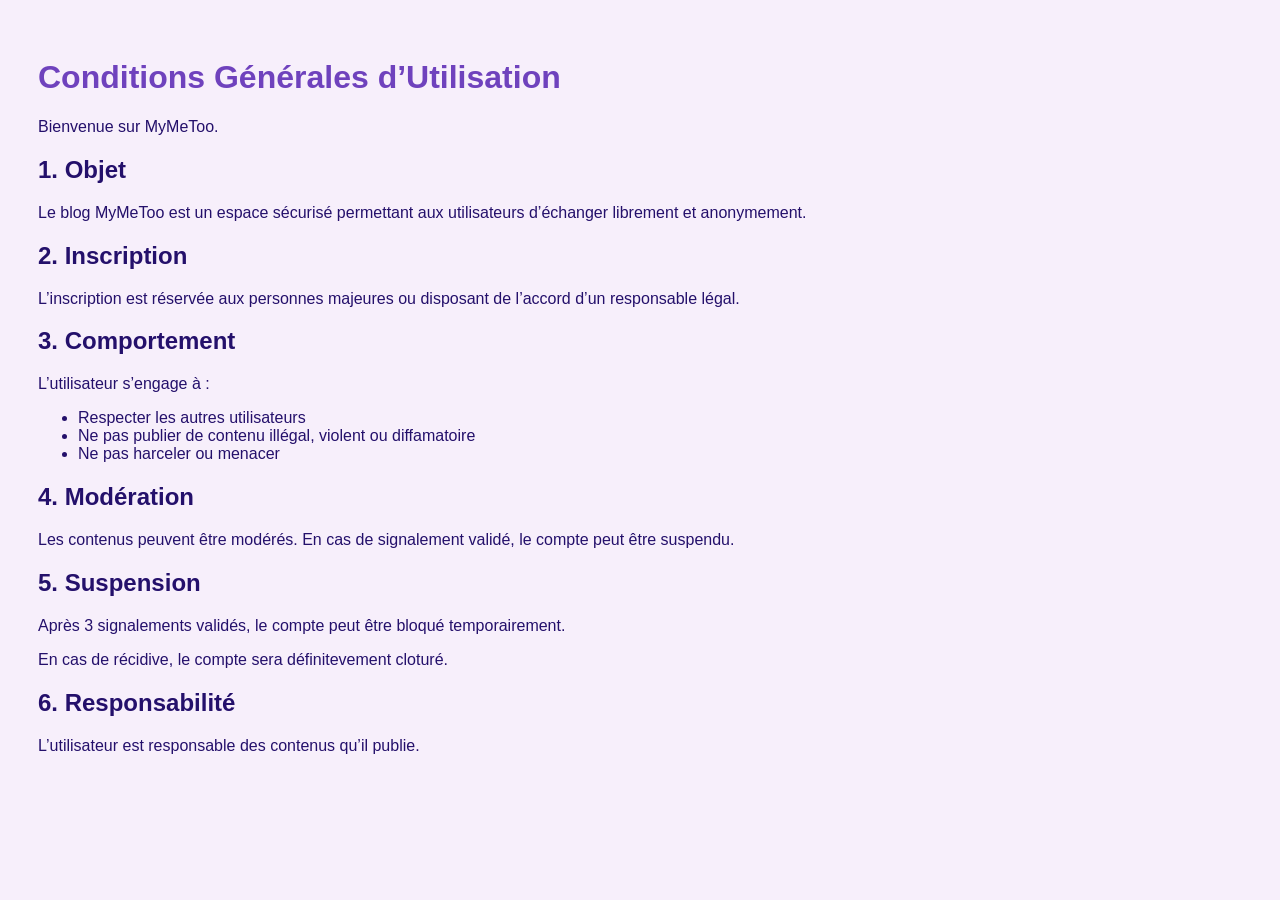
<file: cgu.html>
<!DOCTYPE html>
<html lang="fr">
<head>
<meta charset="UTF-8">
<title>CGU - MyMeToo</title>
<style>
body{font-family:Arial;padding:30px;background:#f7effb;color:#24106b}
h1{color:#6f42bd}
</style>
</head>

<body>

<h1>Conditions Générales d’Utilisation</h1>

<p>Bienvenue sur MyMeToo.</p>

<h2>1. Objet</h2>
<p>Le blog MyMeToo est un espace sécurisé permettant aux utilisateurs d’échanger librement et anonymement.</p>

<h2>2. Inscription</h2>
<p>L’inscription est réservée aux personnes majeures ou disposant de l’accord d’un responsable légal.</p>

<h2>3. Comportement</h2>
<p>L’utilisateur s’engage à :</p>
<ul>
<li>Respecter les autres utilisateurs</li>
<li>Ne pas publier de contenu illégal, violent ou diffamatoire</li>
<li>Ne pas harceler ou menacer</li>
</ul>

<h2>4. Modération</h2>
<p>Les contenus peuvent être modérés. En cas de signalement validé, le compte peut être suspendu.</p>

<h2>5. Suspension</h2>
<p>Après 3 signalements validés, le compte peut être bloqué temporairement.</p>
<p>En cas de récidive, le compte sera définitevement cloturé.</p>

<h2>6. Responsabilité</h2>
<p>L’utilisateur est responsable des contenus qu’il publie.</p>

</body>
</html>
</file>
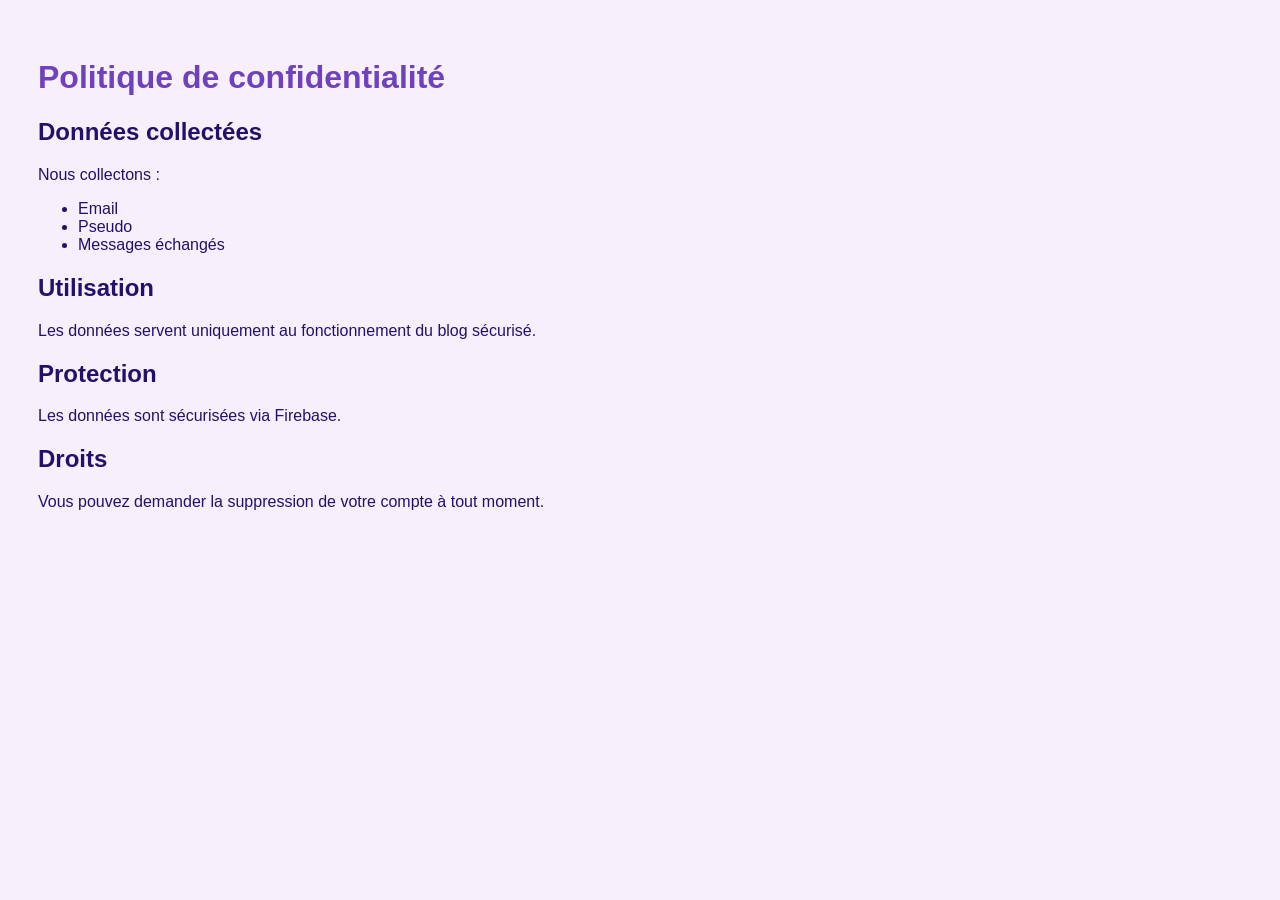
<file: confidentialite.html>
<!DOCTYPE html>
<html lang="fr">
<head>
<meta charset="UTF-8">
<title>Confidentialité - MyMeToo</title>
<style>
body{font-family:Arial;padding:30px;background:#f7effb;color:#24106b}
h1{color:#6f42bd}
</style>
</head>

<body>

<h1>Politique de confidentialité</h1>

<h2>Données collectées</h2>
<p>Nous collectons :</p>
<ul>
<li>Email</li>
<li>Pseudo</li>
<liÂge, genre, département</li>
<li>Messages échangés</li>
</ul>

<h2>Utilisation</h2>
<p>Les données servent uniquement au fonctionnement du blog sécurisé.</p>

<h2>Protection</h2>
<p>Les données sont sécurisées via Firebase.</p>

<h2>Droits</h2>
<p>Vous pouvez demander la suppression de votre compte à tout moment.</p>

</body>
</html>
</file>
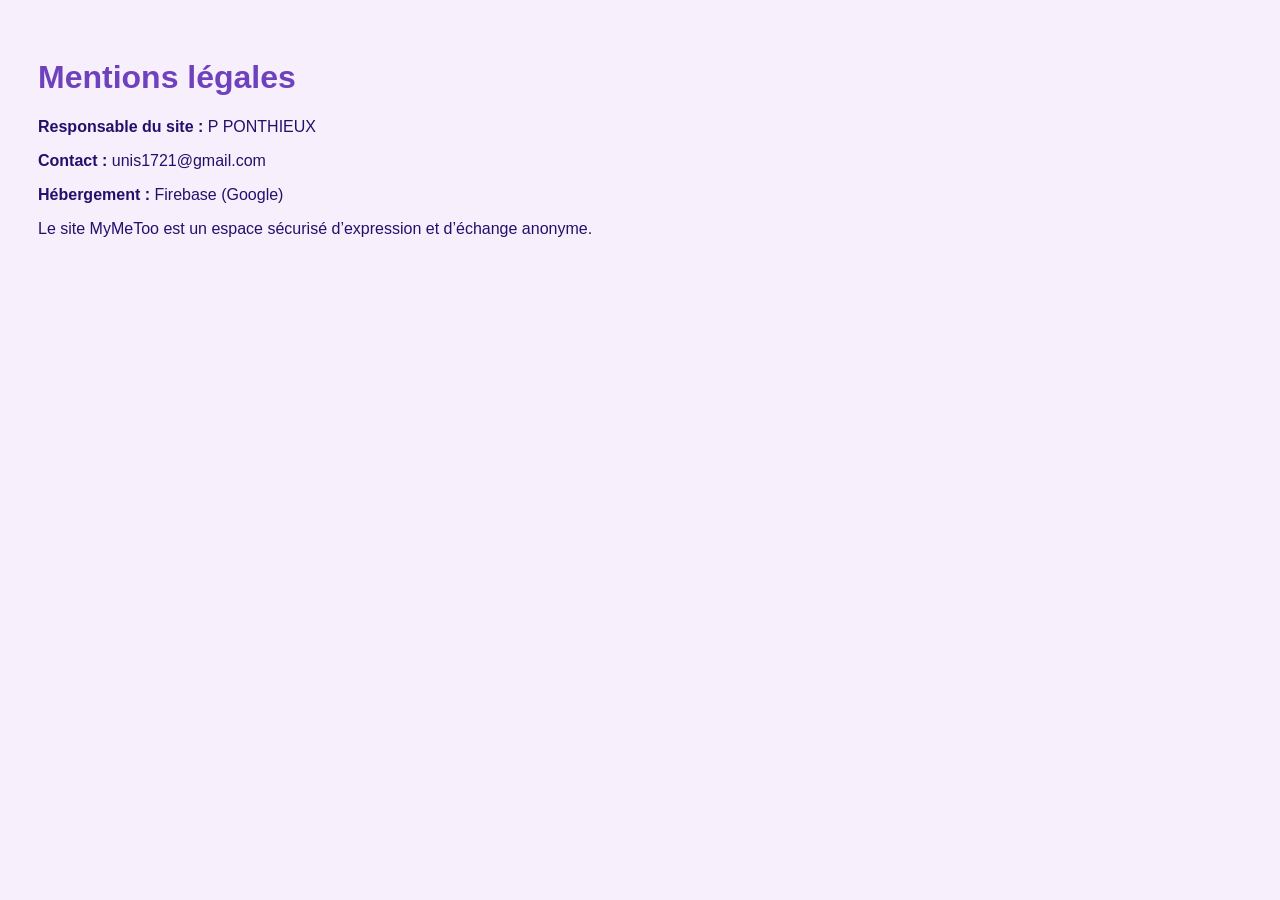
<file: mentions-legales.html>
<!DOCTYPE html>
<html lang="fr">
<head>
<meta charset="UTF-8">
<title>Mentions légales - MyMeToo</title>
<style>
body{font-family:Arial;padding:30px;background:#f7effb;color:#24106b}
h1{color:#6f42bd}
</style>
</head>

<body>

<h1>Mentions légales</h1>

<p><strong>Responsable du site :</strong> P PONTHIEUX</p>

<p><strong>Contact :</strong> unis1721@gmail.com </p>

<p><strong>Hébergement :</strong> Firebase (Google)</p>

<p>
Le site MyMeToo est un espace sécurisé d’expression et d’échange anonyme.
</p>

</body>
</html>
</file>
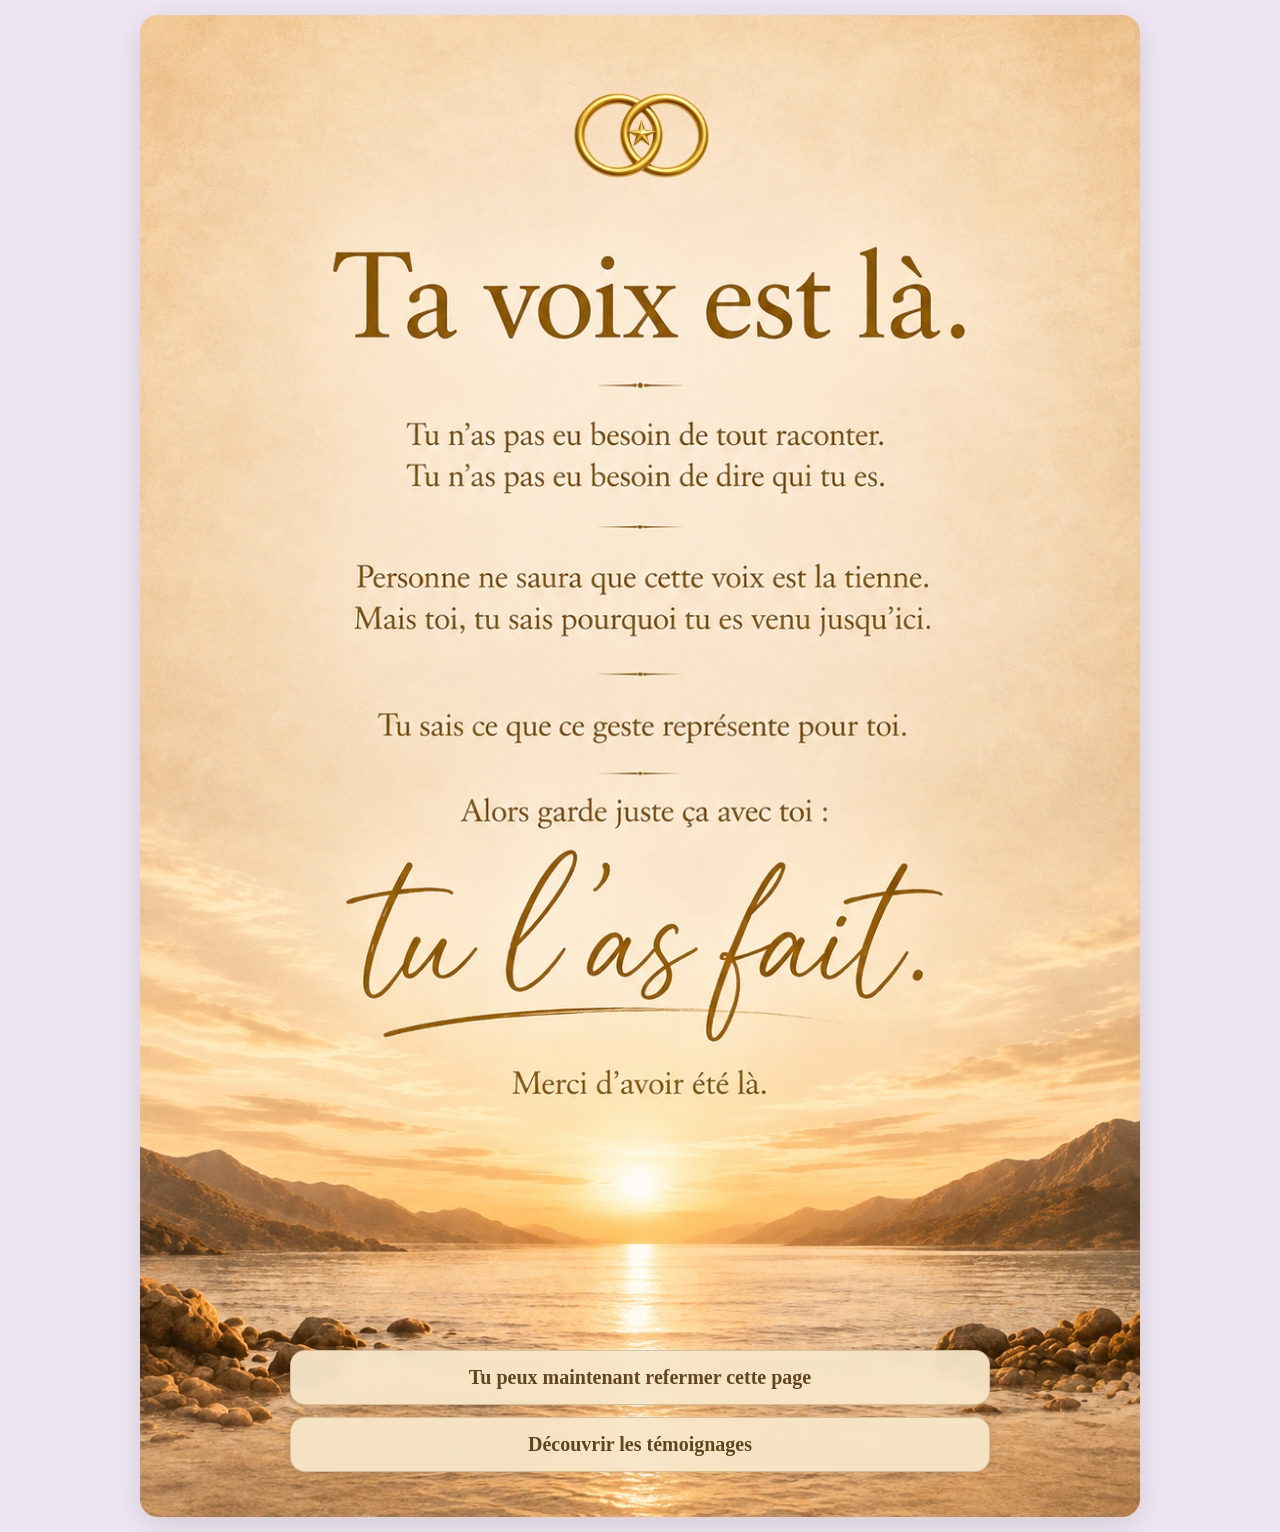
<file: merci.html>
<!DOCTYPE html>
<html lang="fr">

<head>

<meta charset="UTF-8">
<meta name="viewport" content="width=device-width, initial-scale=1.0">

<title>UNIS - Merci</title>

<style>

*{
  box-sizing:border-box;
}

html,
body{
  margin:0;
  padding:0;
}

body{
  min-height:100vh;
  background:#eee6f2;
  font-family:Georgia, serif;
}

/* =========================
   PAGE
========================= */

.page{
  width:100%;
  min-height:100vh;

  display:flex;
  justify-content:center;
  align-items:flex-start;

  padding:15px;
}


/* =========================
   GRAND VISUEL
========================= */

.visual{
  position:relative;

  width:100%;
  max-width:1000px;

  margin:0 auto;

  overflow:hidden;

  border-radius:18px;

  box-shadow:
    0 8px 30px rgba(0,0,0,.12);
}


/* =========================
   IMAGE MERCI
========================= */

.merci-image{
  display:block;

  width:100%;
  height:auto;

  margin:0;
}


/* =========================
   LOGO PAR-DESSUS L'IMAGE
========================= */

.logo-unis{
  position:absolute;

  top:2.2%;
  left:50%;

  transform:translateX(-50%);

  width:190px;
  height:auto;

  z-index:5;
}


/* =========================
   BOUTONS DANS L'IMAGE
========================= */

.buttons{
  position:absolute;

  left:50%;
  bottom:3%;

  transform:translateX(-50%);

  width:76%;
  max-width:700px;

  display:flex;
  flex-direction:column;

  gap:12px;

  z-index:5;
}


/* =========================
   STYLE DES BOUTONS
========================= */

.btn{
  display:block;

  width:100%;

  padding:15px 20px;

  border:1px solid rgba(126,94,54,.28);
  border-radius:15px;

  background:rgba(247,231,201,.94);

  color:#60451f;

  font-family:Georgia, serif;
  font-size:20px;
  font-weight:bold;

  text-decoration:none;
  text-align:center;

  cursor:pointer;

  box-shadow:
    0 3px 12px rgba(0,0,0,.08);

  backdrop-filter:blur(3px);

  transition:
    transform .15s ease,
    background .15s ease;
}


.btn:hover{
  transform:translateY(-1px);

  background:
    rgba(252,239,215,.98);
}


button.btn{
  appearance:none;
  -webkit-appearance:none;
}


/* =========================
   BLOG
========================= */

#blogBtn{
  display:none;
}


/* =========================
   MESSAGE FERMETURE
========================= */

.close-message{
  display:none;

  padding:9px 12px;

  border-radius:10px;

  background:rgba(255,255,255,.90);

  color:#684f36;

  font-family:Arial, sans-serif;
  font-size:13px;
  font-weight:600;

  text-align:center;
}


/* =========================
   MOBILE
========================= */

@media(max-width:700px){

  .page{
    padding:0;
  }

  .visual{
    max-width:none;
    border-radius:0;
    box-shadow:none;
  }

  .logo-unis{
    width:130px;
    top:2%;
  }

  .buttons{
    width:88%;
    bottom:2.5%;
    gap:8px;
  }

  .btn{
    padding:12px 10px;
    border-radius:12px;
    font-size:15px;
  }

}


/* =========================
   PETITS TÉLÉPHONES
========================= */

@media(max-width:420px){

  .logo-unis{
    width:110px;
  }

  .buttons{
    width:90%;
    bottom:2%;
  }

  .btn{
    padding:10px 8px;
    font-size:14px;
  }

}

</style>

</head>


<body>


<main class="page">


  <div class="visual">


    <!-- =========================
         IMAGE
    ========================= -->

    <img
      src="merci.png"
      class="merci-image"
      alt="Ta voix est là. Merci d’avoir été là."
    >


    <!-- =========================
         LOGO DANS LE VISUEL
    ========================= -->

    <img
      src="logoUNIS.png"
      class="logo-unis"
      alt="UNIS"
    >


    <!-- =========================
         BOUTONS DANS LE VISUEL
    ========================= -->

    <div class="buttons">


      <!-- BOUTON 1 -->

      <button
        type="button"
        class="btn"
        id="closeBtn"
      >
        Tu peux maintenant refermer cette page
      </button>


      <!-- BOUTON 2 -->

      <a
        href="temoignages.html"
        class="btn"
      >
        Découvrir les témoignages
      </a>


      <!-- BOUTON 3
           uniquement si compte blog créé
      -->

      <a
        href="blog.html"
        class="btn"
        id="blogBtn"
      >
        Accéder au blog
      </a>


      <div
        class="close-message"
        id="closeMessage"
      >
        Ton navigateur ne permet pas de fermer automatiquement cette page.
        Tu peux simplement fermer cet onglet.
      </div>


    </div>


  </div>


</main>


<script>


/* =========================
   BOUTON BLOG
========================= */

const blogCreated =
  sessionStorage.getItem("blogCreated") === "true";


const blogBtn =
  document.getElementById("blogBtn");


if(blogCreated){

  blogBtn.style.display =
    "block";

}


/* =========================
   FERMER LA PAGE
========================= */

const closeBtn =
  document.getElementById("closeBtn");


const closeMessage =
  document.getElementById("closeMessage");


closeBtn.addEventListener(
  "click",
  () => {


    window.close();


    setTimeout(
      () => {

        closeMessage.style.display =
          "block";

      },
      300
    );


  }
);


</script>


</body>

</html>
</file>
